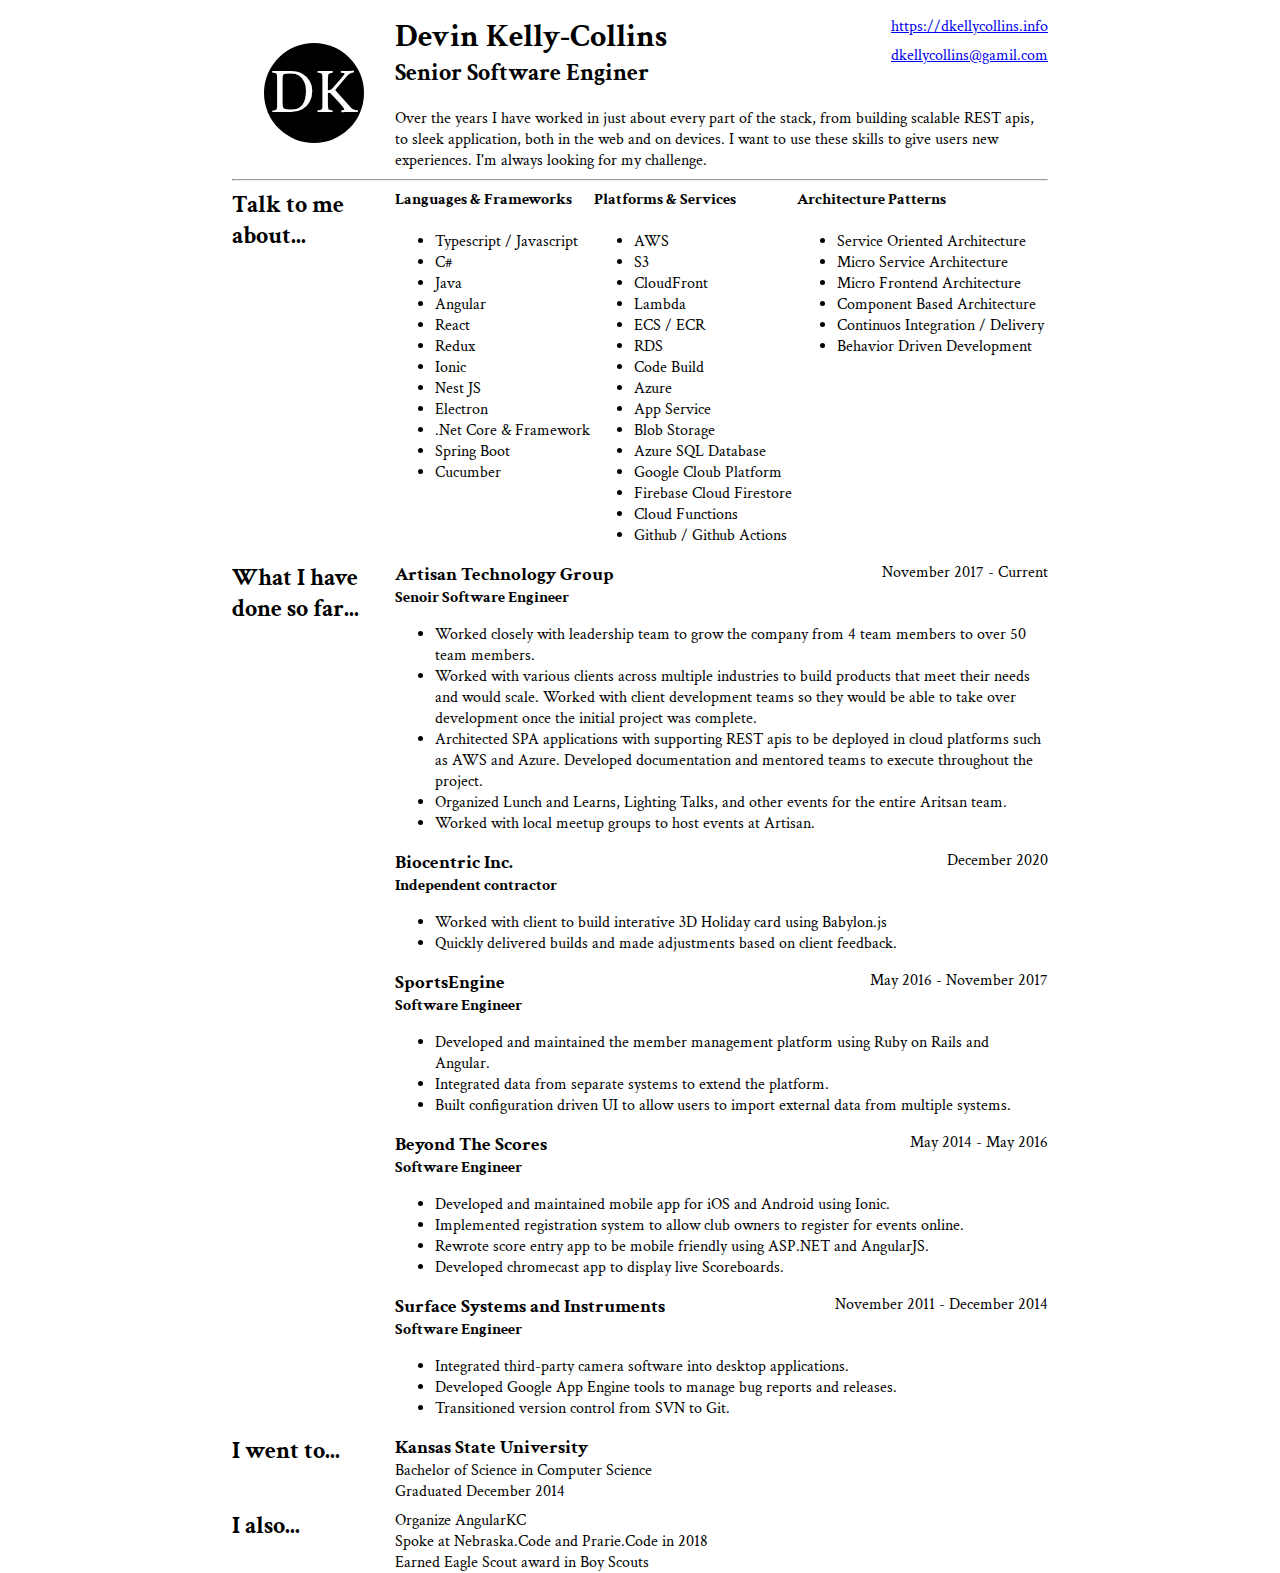
<file: index.html>
<html>

<head>
  <link rel="preconnect" href="https://fonts.gstatic.com">
  <link rel="stylesheet"
    href="https://fonts.googleapis.com/css2?family=Crimson+Text:ital,wght@0,400;0,600;1,400;1,600&display=swap">
  <link rel="stylesheet" href="index.css">
</head>

<body>
  <div class="flex-row">
    <div class="flex-row section-header">
      <div class="avatar">DK</div>
    </div>
    <div class="flex-column">
      <div class="flex-row">
        <div>
          <h1 class="margin-bottom-none">Devin Kelly-Collins</h1>
          <h2>Senior Software Enginer</h2>
        </div>
        <div>
          <div class="align-right margin-bottom-small">
            <a href="https://dkellycollins.info">https://dkellycollins.info</a>
          </div>
          <div class="align-right">
            <a href="emailto:dkellycollins@gmail.com">dkellycollins@gamil.com</a>
          </div>
        </div>
      </div>
      <div>
        Over the years I have worked in just about every part of the stack, from building scalable
        REST apis, to sleek application, both in the web and on devices. I want to use these skills
        to give users new experiences. I'm always looking for my challenge.
      </div>
    </div>
  </div>
  <hr />
  <div class="flex-row">
    <h2 class="section-header">Talk to me about...</h2>
    <div class="flex-row">
      <div>
        <h4>Languages & Frameworks</h4>
        <ul>
          <li>Typescript / Javascript</li>
          <li>C#</li>
          <li>Java</li>
          <li>Angular</li>
          <li>React</li>
          <li>Redux</li>
          <li>Ionic</li>
          <li>Nest JS</li>
          <li>Electron</li>
          <li>.Net Core & Framework</li>
          <li>Spring Boot</li>
          <li>Cucumber</li>
        </ul>
      </div>
      <div>
        <h4>Platforms & Services</h4>
        <ul>
          <li>AWS</li>
          <li>S3</li>
          <li>CloudFront</li>
          <li>Lambda</li>
          <li>ECS / ECR</li>
          <li>RDS</li>
          <li>Code Build</li>
          <li>Azure</li>
          <li>App Service</li>
          <li>Blob Storage</li>
          <li>Azure SQL Database</li>
          <li>Google Cloub Platform</li>
          <li>Firebase Cloud Firestore</li>
          <li>Cloud Functions</li>
          <li>Github / Github Actions</li>
        </ul>
      </div>
      <div>
        <h4>Architecture Patterns</h4>
        <ul>
          <li>Service Oriented Architecture</li>
          <li>Micro Service Architecture</li>
          <li>Micro Frontend Architecture</li>
          <li>Component Based Architecture</li>
          <li>Continuos Integration / Delivery</li>
          <li>Behavior Driven Development</li>
        </ul>
      </div>
    </div>
  </div>
  <div class="flex-row">
    <h2 class="section-header">What I have done so far...</h2>
    <div class="flex-column">
      <div>
        <div class="flex-row">
          <div>
            <h3 class="margin-bottom-none">Artisan Technology Group</h3>
            <h4 class="margin-bottom-none">Senoir Software Engineer</h4>
          </div>
          <div class="align-right">
            <span>November 2017 - Current</span>
          </div>
        </div>
        <div>
          <ul>
            <li>Worked closely with leadership team to grow the company from 4 team members to over 50 team members.
            </li>
            <li>Worked with various clients across multiple industries to build products that meet their needs and would
              scale. Worked with client development teams so they would be able to take over development once the
              initial
              project was complete.</li>
            <li>Architected SPA applications with supporting REST apis to be deployed in cloud platforms such as AWS and
              Azure. Developed documentation and mentored teams to execute throughout the project.</li>
            <li>Organized Lunch and Learns, Lighting Talks, and other events for the entire Aritsan team.</li>
            <li>Worked with local meetup groups to host events at Artisan.</li>
          </ul>
        </div>
      </div>
      <div>
        <div class="flex-row">
          <div>
            <h3 class="margin-bottom-none">Biocentric Inc.</h3>
            <h4 class="margin-bottom-none">Independent contractor</h4>
          </div>
          <div class="align-right">December 2020</div>
        </div>
        <div>
          <ul>
            <li>Worked with client to build interative 3D Holiday card using Babylon.js</li>
            <li>Quickly delivered builds and made adjustments based on client feedback.</li>
          </ul>
        </div>
      </div>
      <div>
        <div class="flex-row">
          <div>
            <h3 class="margin-bottom-none">SportsEngine</h3>
            <h4 class="margin-bottom-none">Software Engineer</h4>
          </div>
          <div class="align-right">May 2016 - November 2017</div>
        </div>
        <div>
          <ul>
            <li>Developed and maintained the member management platform using Ruby on Rails and Angular.</li>
            <li>Integrated data from separate systems to extend the platform.</li>
            <li>Built configuration driven UI to allow users to import external data from multiple systems.</li>
          </ul>
        </div>
      </div>
      <div>
        <div class="flex-row">
          <div>
            <h3 class="margin-bottom-none">Beyond The Scores</h3>
            <h4 class="margin-bottom-none">Software Engineer</h4>
          </div>
          <div class="align-right">May 2014 - May 2016</div>
        </div>
        <div>
          <ul>
            <li>Developed and maintained mobile app for iOS and Android using Ionic.</li>
            <li>Implemented registration system to allow club owners to register for events online.</li>
            <li>Rewrote score entry app to be mobile friendly using ASP.NET and AngularJS.</li>
            <li>Developed chromecast app to display live Scoreboards.</li>
          </ul>
        </div>
      </div>
      <div>
        <div class="flex-row">
          <div>
            <h3 class="margin-bottom-none">Surface Systems and Instruments</h3>
            <h4 class="margin-bottom-none">Software Engineer</h4>
          </div>
          <div class="align-right">November 2011 - December 2014</div>
        </div>
        <div>
          <ul>
            <li>Integrated third-party camera software into desktop applications.</li>
            <li>Developed Google App Engine tools to manage bug reports and releases.</li>
            <li>Transitioned version control from SVN to Git.</li>
          </ul>
        </div>
      </div>
    </div>
  </div>
  <div class="flex-row margin-bottom-small">
    <h2 class="section-header">I went to...</h2>
    <div>
      <h3 class="margin-bottom-none">Kansas State University</h3>
      <div>Bachelor of Science in Computer Science</div>
      <div>Graduated December 2014</div>
    </div>
  </div>
  <div class="flex-row">
    <h2 class="section-header">I also...</h2>
    <div>
      <div>Organize AngularKC</div>
      <div>Spoke at Nebraska.Code and Prarie.Code in 2018</div>
      <div>Earned Eagle Scout award in Boy Scouts</div>
    </div>
  </div>
</body>

</html>
</file>
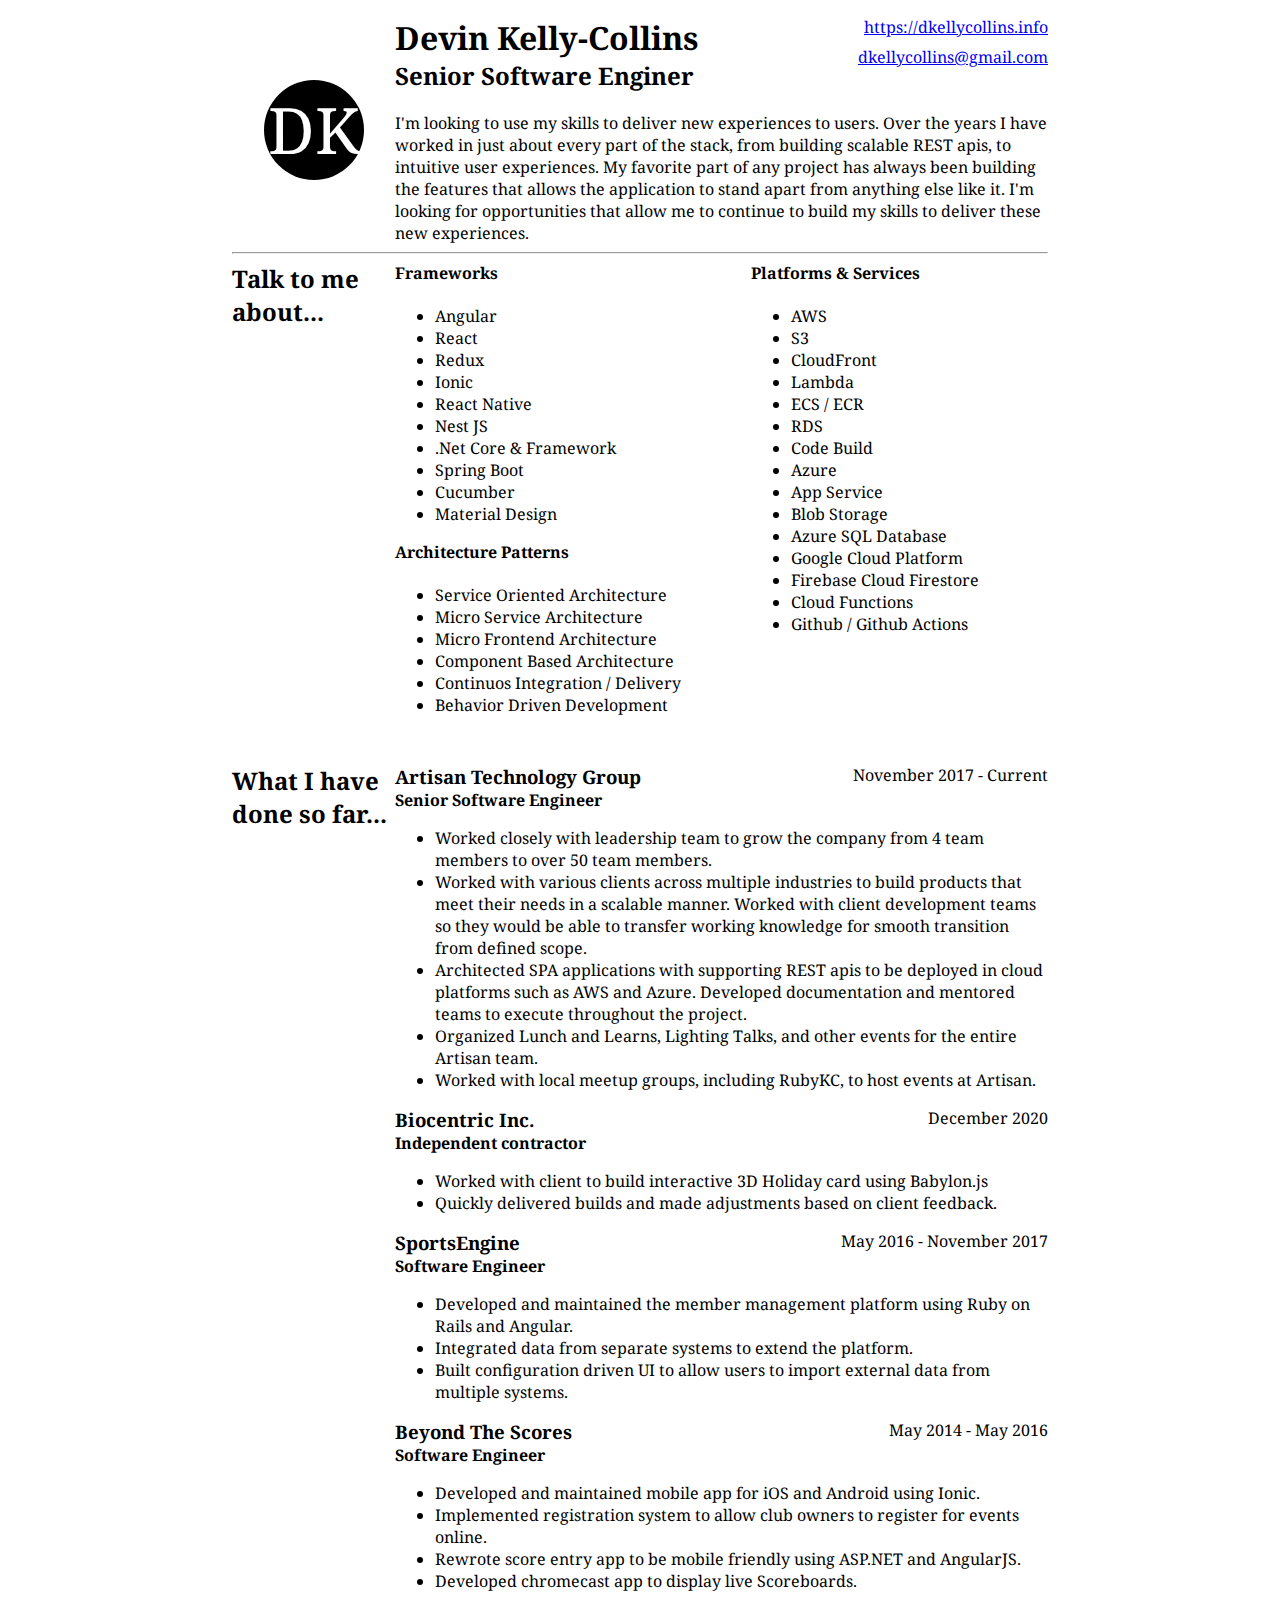
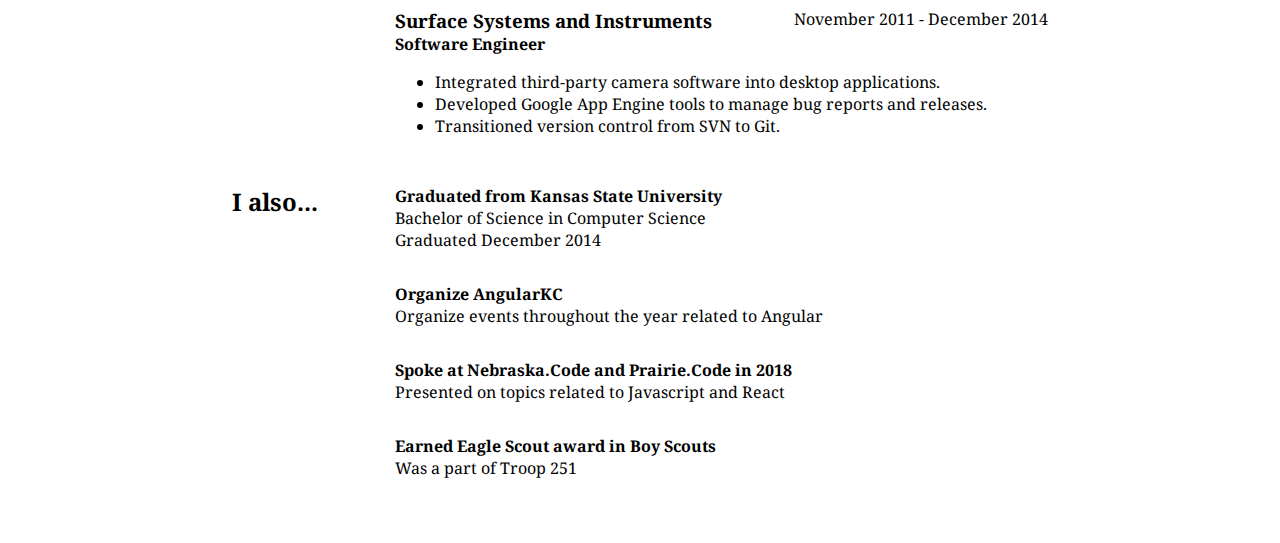
<file: public/index.html>
<html>

<head>
  <link rel="preconnect" href="https://fonts.gstatic.com">
  <link href="https://fonts.googleapis.com/css2?family=Noto+Serif:ital,wght@0,400;0,700;1,400;1,700&display=swap"
    rel="stylesheet">
  <link rel="stylesheet" href="index.css">
</head>

<body>
  <div class="flex-row">
    <div class="flex-row section-header">
      <div class="avatar">DK</div>
    </div>
    <div class="flex-column">
      <div class="flex-row">
        <div>
          <h1 class="margin-bottom-none">Devin Kelly-Collins</h1>
          <h2>Senior Software Enginer</h2>
        </div>
        <div>
          <div class="align-right margin-bottom-small">
            <a href="https://dkellycollins.info" target="_blank">https://dkellycollins.info</a>
          </div>
          <div class="align-right">
            <a href="mailto:dkellycollins@gmail.com" target="_blank">dkellycollins@gmail.com</a>
          </div>
        </div>
      </div>
      <div>
        I'm looking to use my skills to deliver new experiences to users. Over the years I have worked in just about every part of the stack, from 
        building scalable REST apis, to intuitive user experiences. My favorite part of any project has always been
        building the features that allows the application to stand apart from anything else like it. I'm looking for opportunities that allow me to
        continue to build my skills to deliver these new experiences.
      </div>
    </div>
  </div>
  <hr />
  <div class="flex-row margin-bottom-large">
    <h2 class="section-header">Talk to me about...</h2>
    <div>
      <div class="flex-row">
        <div>
          <h4>Frameworks</h4>
          <ul>
            <li>Angular</li>
            <li>React</li>
            <li>Redux</li>
            <li>Ionic</li>
            <li>React Native</li>
            <li>Nest JS</li>
            <li>.Net Core & Framework</li>
            <li>Spring Boot</li>
            <li>Cucumber</li>
            <li>Material Design</li>
          </ul>
          <h4>Architecture Patterns</h4>
          <ul>
            <li>Service Oriented Architecture</li>
            <li>Micro Service Architecture</li>
            <li>Micro Frontend Architecture</li>
            <li>Component Based Architecture</li>
            <li>Continuos Integration / Delivery</li>
            <li>Behavior Driven Development</li>
          </ul>
        </div>
        <div>
          <h4>Platforms & Services</h4>
          <ul>
            <li>AWS</li>
            <li>S3</li>
            <li>CloudFront</li>
            <li>Lambda</li>
            <li>ECS / ECR</li>
            <li>RDS</li>
            <li>Code Build</li>
            <li>Azure</li>
            <li>App Service</li>
            <li>Blob Storage</li>
            <li>Azure SQL Database</li>
            <li>Google Cloud Platform</li>
            <li>Firebase Cloud Firestore</li>
            <li>Cloud Functions</li>
            <li>Github / Github Actions</li>
          </ul>
        </div>
      </div>
    </div>
  </div>
  <div class="flex-row margin-bottom-large">
    <h2 class="section-header">What I have done so far...</h2>
    <div class="flex-column">
      <div>
        <div class="flex-row">
          <div>
            <h3 class="margin-bottom-none">Artisan Technology Group</h3>
            <h4 class="margin-bottom-none">Senior Software Engineer</h4>
          </div>
          <div class="align-right">
            <span>November 2017 - Current</span>
          </div>
        </div>
        <div>
          <ul>
            <li>Worked closely with leadership team to grow the company from 4 team members to over 50 team members.
            </li>
            <li>Worked with various clients across multiple industries to build products that meet their needs in a scalable manner. Worked with client development teams so they would be able to transfer working knowledge for smooth transition from defined scope.</li>
            <li>Architected SPA applications with supporting REST apis to be deployed in cloud platforms such as AWS and
              Azure. Developed documentation and mentored teams to execute throughout the project.</li>
            <li>Organized Lunch and Learns, Lighting Talks, and other events for the entire Artisan team.</li>
            <li>Worked with local meetup groups, including RubyKC, to host events at Artisan.</li>
          </ul>
        </div>
      </div>
      <div>
        <div class="flex-row">
          <div>
            <h3 class="margin-bottom-none">Biocentric Inc.</h3>
            <h4 class="margin-bottom-none">Independent contractor</h4>
          </div>
          <div class="align-right">December 2020</div>
        </div>
        <div>
          <ul>
            <li>Worked with client to build interactive 3D Holiday card using Babylon.js</li>
            <li>Quickly delivered builds and made adjustments based on client feedback.</li>
          </ul>
        </div>
      </div>
      <div>
        <div class="flex-row">
          <div>
            <h3 class="margin-bottom-none">SportsEngine</h3>
            <h4 class="margin-bottom-none">Software Engineer</h4>
          </div>
          <div class="align-right">May 2016 - November 2017</div>
        </div>
        <div>
          <ul>
            <li>Developed and maintained the member management platform using Ruby on Rails and Angular.</li>
            <li>Integrated data from separate systems to extend the platform.</li>
            <li>Built configuration driven UI to allow users to import external data from multiple systems.</li>
          </ul>
        </div>
      </div>
      <div>
        <div class="flex-row">
          <div>
            <h3 class="margin-bottom-none">Beyond The Scores</h3>
            <h4 class="margin-bottom-none">Software Engineer</h4>
          </div>
          <div class="align-right">May 2014 - May 2016</div>
        </div>
        <div>
          <ul>
            <li>Developed and maintained mobile app for iOS and Android using Ionic.</li>
            <li>Implemented registration system to allow club owners to register for events online.</li>
            <li>Rewrote score entry app to be mobile friendly using ASP.NET and AngularJS.</li>
            <li>Developed chromecast app to display live Scoreboards.</li>
          </ul>
        </div>
      </div>
      <div>
        <div class="flex-row">
          <div>
            <h3 class="margin-bottom-none">Surface Systems and Instruments</h3>
            <h4 class="margin-bottom-none">Software Engineer</h4>
          </div>
          <div class="align-right">November 2011 - December 2014</div>
        </div>
        <div>
          <ul>
            <li>Integrated third-party camera software into desktop applications.</li>
            <li>Developed Google App Engine tools to manage bug reports and releases.</li>
            <li>Transitioned version control from SVN to Git.</li>
          </ul>
        </div>
      </div>
    </div>
  </div>
  <div class="flex-row margin-bottom-large">
    <h2 class="section-header">I also...</h2>
    <div>
      <div class="margin-bottom-large">
        <h4 class="margin-bottom-none">Graduated from Kansas State University</h4>
        <div>Bachelor of Science in Computer Science</div>
        <div>Graduated December 2014</div>
      </div>
      <div class="margin-bottom-large">
        <h4 class="margin-bottom-none">Organize AngularKC</h4>
        <div>Organize events throughout the year related to Angular</div>
      </div>
      <div class="margin-bottom-large">
        <h4 class="margin-bottom-none">Spoke at Nebraska.Code and Prairie.Code in 2018</h4>
        <div>Presented on topics related to Javascript and React</div>
      </div>
      <div class="margin-bottom-large">
        <h4 class="margin-bottom-none">Earned Eagle Scout award in Boy Scouts</h4>
        <div>Was a part of Troop 251</div>
      </div>
    </div>
  </div>
</body>

</html>
</file>
<file: index.css>
body {
  display: flex;
  flex-direction: column;

  max-width: 8.5in;
  margin: auto;
  padding-top: 16px;

  font-family: "Crimson Text", serif;
}

hr {
  margin-left: 0px;
  margin-right: 0px;
}

h1,
h2,
h3,
h4,
h5,
h6 {
  margin-top: 0px;
}

/* Layout */

.flex-row {
  display: flex;
  flex-direction: row;
}

.flex-row div {
  flex: 1 1 auto;
}

.flex-row .section-header {
  flex-grow: 0;
  flex-shrink: 0;
  flex-basis: auto;
  width: 20%;
}

/* Utilities */

.align-right {
  text-align: right;
}

.align-center {
  text-align: center;
}

.margin-bottom-none {
  margin-bottom: 0px;
}

.margin-bottom-small {
  margin-bottom: 8px;
}

/* Components */

.avatar {
  background: black;
  color: white;

  max-width: 100px;
  max-height: 100px;
  border-radius: 50%;
  margin: auto;

  text-align: center;
  line-height: 100px;
  font-size: 64px;
}
</file>
<file: public/index.css>
body {
  display: flex;
  flex-direction: column;

  max-width: 8.5in;
  margin: auto;
  padding-top: 16px;

  font-family: "Noto Serif", serif;
}

hr {
  margin-left: 0px;
  margin-right: 0px;
}

h1,
h2,
h3,
h4,
h5,
h6 {
  margin-top: 0px;
}

/* Layout */

.flex-row {
  display: flex;
  flex-direction: row;
}

.flex-row div {
  flex: 1 1 auto;
}

.flex-row .section-header {
  flex-grow: 0;
  flex-shrink: 0;
  flex-basis: auto;
  width: 20%;
}

/* Utilities */

.align-right {
  text-align: right;
}

.align-center {
  text-align: center;
}

.margin-bottom-none {
  margin-bottom: 0px;
}

.margin-bottom-small {
  margin-bottom: 8px;
}

.margin-bottom-large {
  margin-bottom: 32px;
}

/* Components */

.avatar {
  background: black;
  color: white;

  max-width: 100px;
  max-height: 100px;
  border-radius: 50%;
  margin: auto;

  text-align: center;
  line-height: 100px;
  font-size: 64px;
}
</file>
